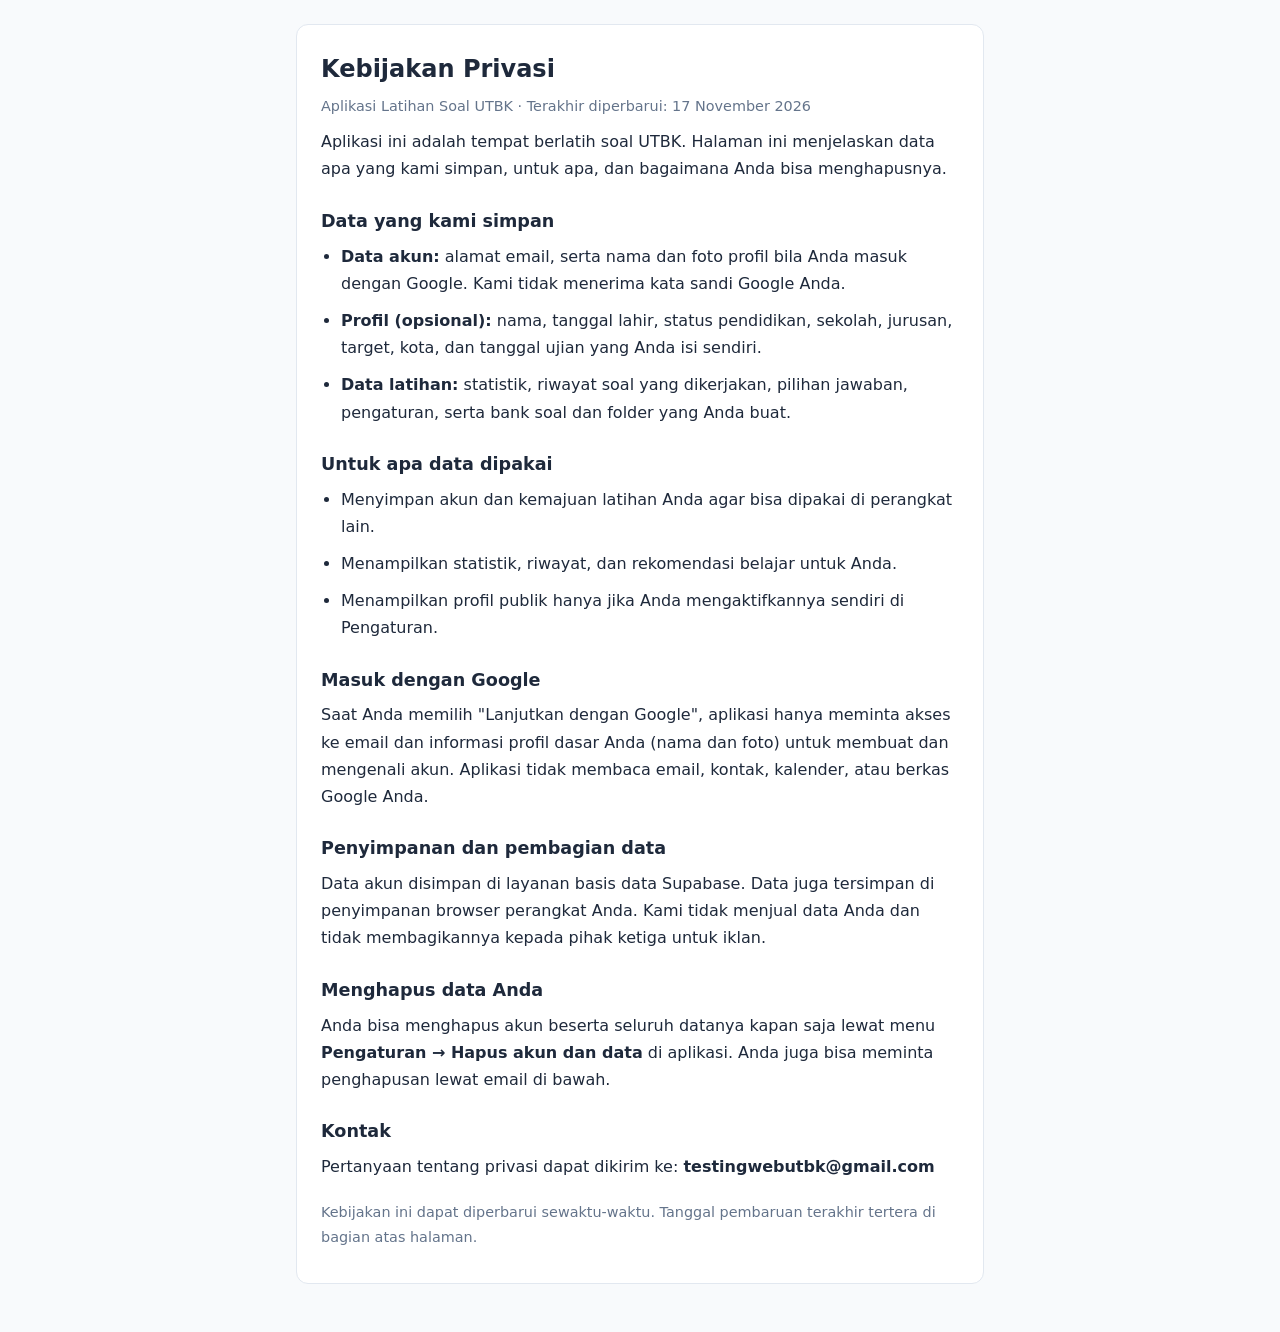
<file: privasi.html>
<!DOCTYPE html>
<html lang="id">
<head>
<meta charset="UTF-8">
<meta name="viewport" content="width=device-width, initial-scale=1">
<title>Kebijakan Privasi - Latihan Soal UTBK</title>
<style>
  :root{--text:#1e293b;--muted:#64748b;--bg:#f8fafc;--card:#fff;--border:#e2e8f0;--primary:#2563eb}
  @media (prefers-color-scheme:dark){:root{--text:#e2e8f0;--muted:#94a3b8;--bg:#0f172a;--card:#1e293b;--border:#334155;--primary:#60a5fa}}
  *{box-sizing:border-box}
  body{margin:0;font-family:system-ui,-apple-system,"Segoe UI",Roboto,sans-serif;background:var(--bg);color:var(--text);line-height:1.7}
  main{max-width:720px;margin:0 auto;padding:24px 16px 48px}
  .card{background:var(--card);border:1px solid var(--border);border-radius:12px;padding:24px}
  h1{font-size:1.5rem;margin:0 0 4px}
  h2{font-size:1.1rem;margin:24px 0 6px}
  p,li{margin:0 0 10px}
  ul{padding-left:20px;margin:0 0 10px}
  .muted{color:var(--muted);font-size:.9rem}
  a{color:var(--primary)}
</style>
</head>
<body>
<main>
  <div class="card">
    <h1>Kebijakan Privasi</h1>
    <p class="muted">Aplikasi Latihan Soal UTBK &middot; Terakhir diperbarui: 17 November 2026</p>

    <p>Aplikasi ini adalah tempat berlatih soal UTBK. Halaman ini menjelaskan data apa yang kami simpan, untuk apa, dan bagaimana Anda bisa menghapusnya.</p>

    <h2>Data yang kami simpan</h2>
    <ul>
      <li><strong>Data akun:</strong> alamat email, serta nama dan foto profil bila Anda masuk dengan Google. Kami tidak menerima kata sandi Google Anda.</li>
      <li><strong>Profil (opsional):</strong> nama, tanggal lahir, status pendidikan, sekolah, jurusan, target, kota, dan tanggal ujian yang Anda isi sendiri.</li>
      <li><strong>Data latihan:</strong> statistik, riwayat soal yang dikerjakan, pilihan jawaban, pengaturan, serta bank soal dan folder yang Anda buat.</li>
    </ul>

    <h2>Untuk apa data dipakai</h2>
    <ul>
      <li>Menyimpan akun dan kemajuan latihan Anda agar bisa dipakai di perangkat lain.</li>
      <li>Menampilkan statistik, riwayat, dan rekomendasi belajar untuk Anda.</li>
      <li>Menampilkan profil publik hanya jika Anda mengaktifkannya sendiri di Pengaturan.</li>
    </ul>

    <h2>Masuk dengan Google</h2>
    <p>Saat Anda memilih "Lanjutkan dengan Google", aplikasi hanya meminta akses ke email dan informasi profil dasar Anda (nama dan foto) untuk membuat dan mengenali akun. Aplikasi tidak membaca email, kontak, kalender, atau berkas Google Anda.</p>

    <h2>Penyimpanan dan pembagian data</h2>
    <p>Data akun disimpan di layanan basis data Supabase. Data juga tersimpan di penyimpanan browser perangkat Anda. Kami tidak menjual data Anda dan tidak membagikannya kepada pihak ketiga untuk iklan.</p>

    <h2>Menghapus data Anda</h2>
    <p>Anda bisa menghapus akun beserta seluruh datanya kapan saja lewat menu <strong>Pengaturan &rarr; Hapus akun dan data</strong> di aplikasi. Anda juga bisa meminta penghapusan lewat email di bawah.</p>

    <h2>Kontak</h2>
    <p>Pertanyaan tentang privasi dapat dikirim ke: <strong>testingwebutbk@gmail.com</strong></p>

    <p class="muted" style="margin-top:20px">Kebijakan ini dapat diperbarui sewaktu-waktu. Tanggal pembaruan terakhir tertera di bagian atas halaman.</p>
  </div>
</main>
</body>
</html>
</file>
